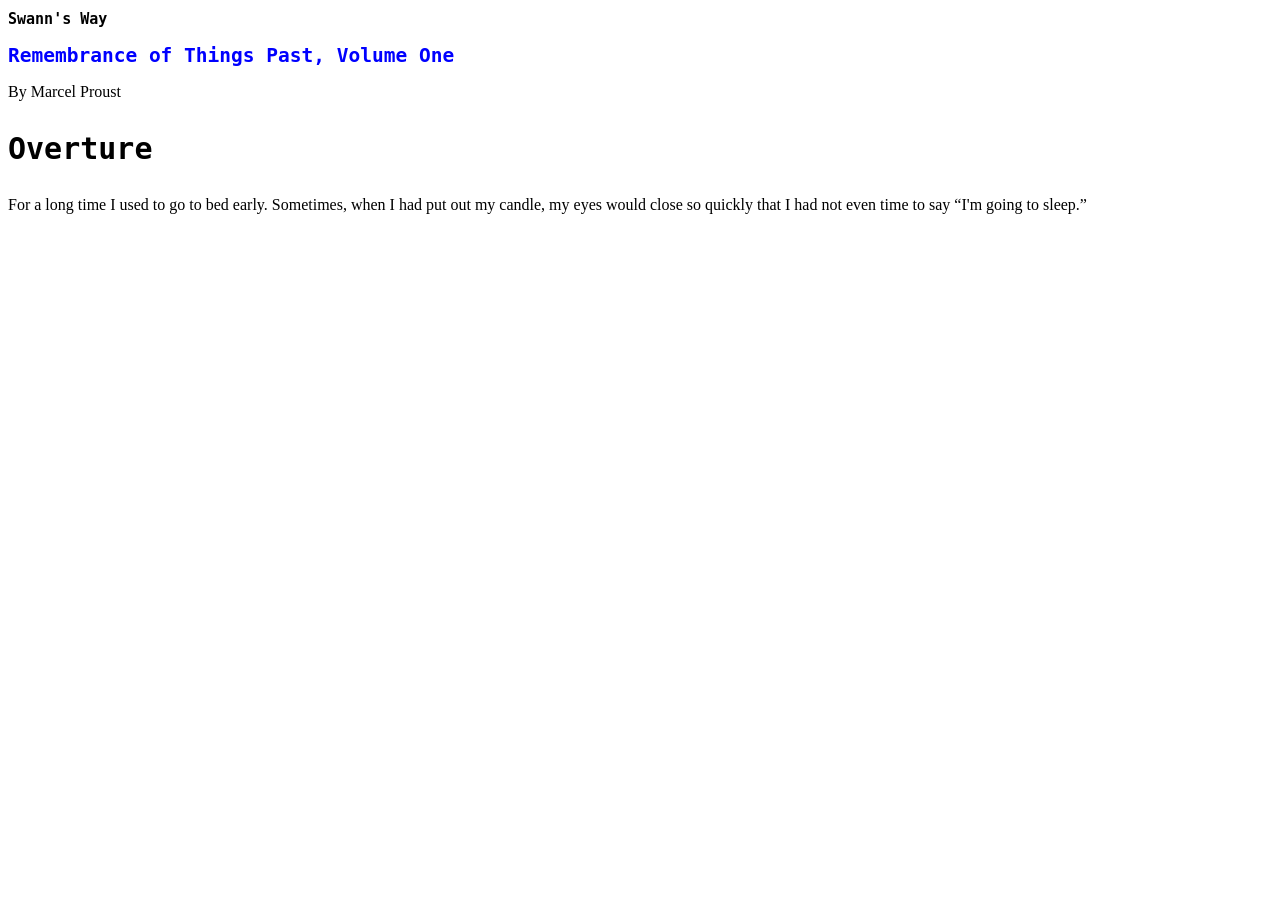
<file: index.html>
<!DOCTYPE html>
<html>
<head>
    <style>
       #swann-way {
        font-size: 15px;
        }
       .h { 
        font-family: monospace; 
        }
       h3.h{ 
        font-size:30px;
        }
       #subtitle {
         color: blue; 
        }
    </style>
</head>
<body>
    <h1 id="swann-way" class="h">Swann's Way</h1>
    <h2 id="subtitle" class="h">Remembrance of Things Past, Volume One</h2>
    <author>By Marcel Proust</author>
    <h3 class="h">Overture</h3>
    <p>For a long time I used to go to bed early. Sometimes, when I had put out my candle, my eyes would close so quickly that I had not even time to say <q>I'm going to sleep.</q></p>
   </body>
</html>
</file>
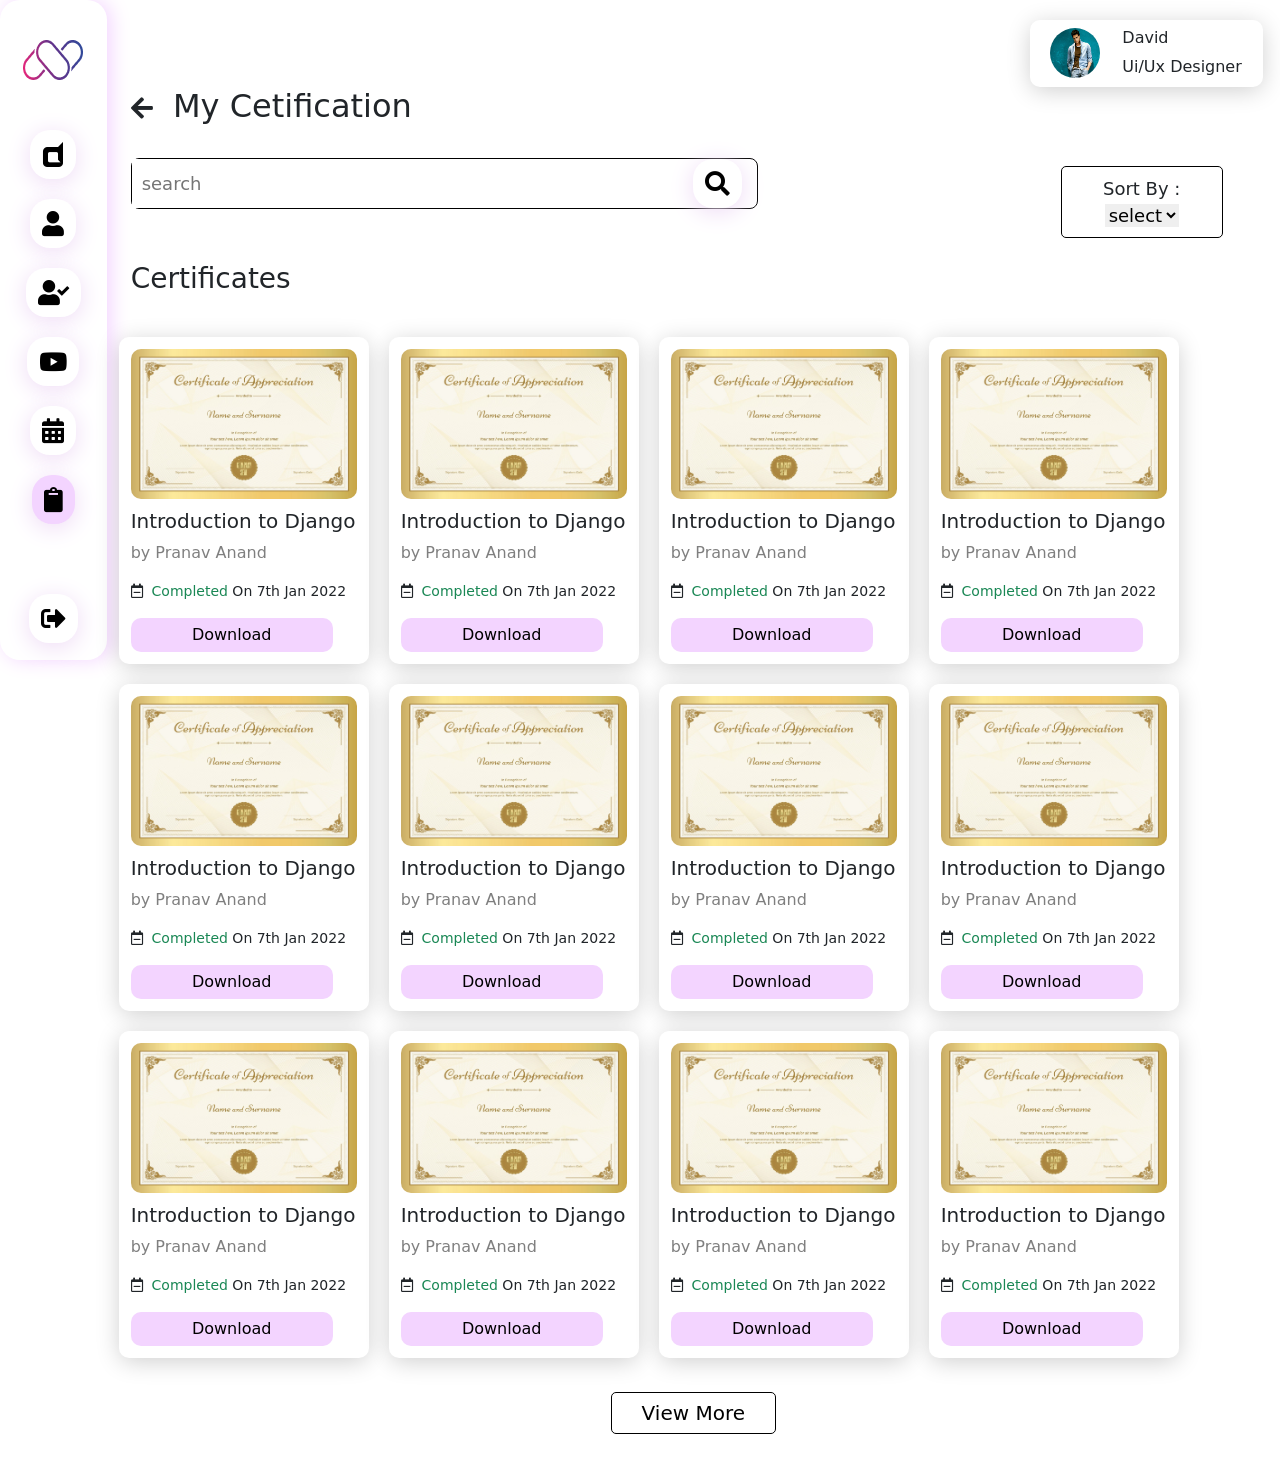
<file: BP100-F/certification.html>
<!DOCTYPE html>
<html>
<head>
	<title>Certificate</title>
	<meta charset="utf-8">
	<meta name="viewport" content="width=device-width, initial-scale=1.0">
	<link href="https://cdn.jsdelivr.net/npm/bootstrap@5.1.2/dist/css/bootstrap.min.css" rel="stylesheet">
	<script src="https://cdn.jsdelivr.net/npm/bootstrap@5.1.2/dist/js/bootstrap.bundle.min.js"></script>
	<link rel="stylesheet" type="text/css" href="css/all.css">
	<link rel="stylesheet" type="text/css" href="style.css">
</head>
<body>
<section class="container-fluid">
<!----------------------- Side bar section starts here -------------------->
            <div class="col-md-1 col-lg-1 col-sm-2 col-2 sidebar d-flex-col justify-content-between text-center">
                <img src="logo-1.png" style="padding-top: 40px">
                <div class="sidebar-icons text-left">
                    <span><a href="#"><i class="fab fa-dashcube"></i></a></span>
                    <span><a href="#"><i class="fas fa-user"></i></a></span>
                    <span><a href="#"><i class="fas fa-user-check"></i></a></span>
                    <span><a href="#"><i class="fab fa-youtube"></i></a></span>
                    <span><a href="#"><i class="fas fa-calendar-alt"></i></a></span>
                    <span><a href="#"><i class="fas fa-clipboard active"></i></a></span>
                    <span class="logout"><a href="#"><i class="fas fa-sign-out-alt"></i></a></span>
                </div>
            </div>
<!-------------------  Side bar section ends here ------------------------>
        <div class="row">
            <div class="col-md-1 col-lg-1 col-sm-2 col-2 empty">
              <!-------- For Empty space under sidebar ---------------> 
            </div>
            <div class="col-md-11 col-lg-11 col-sm-10 col-10">

<!-------------------  User profile section starts here -------------------->
            	<div class="container d-flex flex-row-reverse">
            		<div class="row p-2 profile">
            			<div class="col-4">
            			   <img src="person.jpg" class="profile-image">
            			</div>
            			<div class="col-8">
            			   <h6>David</h6>
            			   <h7>Ui/Ux Designer</h7>	
            			</div>
            		</div>
            	</div>
<!------------------- Search bar section starts here ----------------------->
                 <div class="container row">
                 	<h2><i class="fas fa-arrow-left" style="font-size: 25px;"></i>&nbsp My Cetification</h2>
                 </div><br>
                 <div class="container row d-flex justify-content-between">
                 	<div class="col-7">
                 		<form >
                 			<div class="input-group search">
                 				<input type="text" name="search" placeholder="search">
                 			   <span><i class="fas fa-search"></i></span>
                 			</div>
                 		</form>
                 	</div>
<!----------------- sort by section starts here ------------------------------>
                    <div class="col-2 text-center">
                        <div class="select-box">
                           <span>Sort By :</span>
                           <select class="select">
                               <option>select</option>
                           </select>   
                        </div>
                    </div>
                 </div><br>
<!------------------ Selected courses section starts here ------------------------>
                 <div class="container row">
                     <h3>Certificates</h3>
                 </div><br>
<!------------------- Certificates section starts here ---------------------------->
                 <div class="container row">
                     <div class="cerficate">
                        <img src="certificate.jpg" class="course-img">
                        <h5 style="padding-top: 10px">Introduction to Django</h5>
                        <div class="d-flex justify-content-between">
                           <p class="course-author">by Pranav Anand</p>
                        </div>  
                        <p style="font-size: 14px;"><i class="far fa-calendar-minus"></i><span class="text-success">&nbsp Completed</span> On 7th Jan 2022</p>
                        <div class="container row">
                            <button class="btn-download">Download</button>
                        </div>  
                    </div>

                    <div class="cerficate">
                        <img src="certificate.jpg" class="course-img">
                        <h5 style="padding-top: 10px">Introduction to Django</h5>
                        <div class="d-flex justify-content-between">
                           <p class="course-author">by Pranav Anand</p>
                        </div>  
                        <p style="font-size: 14px;"><i class="far fa-calendar-minus"></i><span class="text-success">&nbsp Completed</span> On 7th Jan 2022</p>
                        <div class="container row">
                            <button class="btn-download">Download</button>
                        </div>  
                    </div>

                    <div class="cerficate">
                        <img src="certificate.jpg" class="course-img">
                        <h5 style="padding-top: 10px">Introduction to Django</h5>
                        <div class="d-flex justify-content-between">
                           <p class="course-author">by Pranav Anand</p>
                        </div>  
                        <p style="font-size: 14px;"><i class="far fa-calendar-minus"></i><span class="text-success">&nbsp Completed</span> On 7th Jan 2022</p>
                        <div class="container row">
                            <button class="btn-download">Download</button>
                        </div>  
                    </div>

                    <div class="cerficate">
                        <img src="certificate.jpg" class="course-img">
                        <h5 style="padding-top: 10px">Introduction to Django</h5>
                        <div class="d-flex justify-content-between">
                           <p class="course-author">by Pranav Anand</p>
                        </div>  
                        <p style="font-size: 14px;"><i class="far fa-calendar-minus"></i><span class="text-success">&nbsp Completed</span> On 7th Jan 2022</p>
                        <div class="container row">
                            <button class="btn-download">Download</button>
                        </div>  
                    </div>

                    <div class="cerficate">
                        <img src="certificate.jpg" class="course-img">
                        <h5 style="padding-top: 10px">Introduction to Django</h5>
                        <div class="d-flex justify-content-between">
                           <p class="course-author">by Pranav Anand</p>
                        </div>  
                        <p style="font-size: 14px;"><i class="far fa-calendar-minus"></i><span class="text-success">&nbsp Completed</span> On 7th Jan 2022</p>
                        <div class="container row">
                            <button class="btn-download">Download</button>
                        </div>  
                    </div>

                    <div class="cerficate">
                        <img src="certificate.jpg" class="course-img">
                        <h5 style="padding-top: 10px">Introduction to Django</h5>
                        <div class="d-flex justify-content-between">
                           <p class="course-author">by Pranav Anand</p>
                        </div>  
                        <p style="font-size: 14px;"><i class="far fa-calendar-minus"></i><span class="text-success">&nbsp Completed</span> On 7th Jan 2022</p>
                        <div class="container row">
                            <button class="btn-download">Download</button>
                        </div>  
                    </div>

                    <div class="cerficate">
                        <img src="certificate.jpg" class="course-img">
                        <h5 style="padding-top: 10px">Introduction to Django</h5>
                        <div class="d-flex justify-content-between">
                           <p class="course-author">by Pranav Anand</p>
                        </div>  
                        <p style="font-size: 14px;"><i class="far fa-calendar-minus"></i><span class="text-success">&nbsp Completed</span> On 7th Jan 2022</p>
                        <div class="container row">
                            <button class="btn-download">Download</button>
                        </div>  
                    </div>

                    <div class="cerficate">
                        <img src="certificate.jpg" class="course-img">
                        <h5 style="padding-top: 10px">Introduction to Django</h5>
                        <div class="d-flex justify-content-between">
                           <p class="course-author">by Pranav Anand</p>
                        </div>  
                        <p style="font-size: 14px;"><i class="far fa-calendar-minus"></i><span class="text-success">&nbsp Completed</span> On 7th Jan 2022</p>
                        <div class="container row">
                            <button class="btn-download">Download</button>
                        </div>  
                    </div>

                    <div class="cerficate">
                        <img src="certificate.jpg" class="course-img">
                        <h5 style="padding-top: 10px">Introduction to Django</h5>
                        <div class="d-flex justify-content-between">
                           <p class="course-author">by Pranav Anand</p>
                        </div>  
                        <p style="font-size: 14px;"><i class="far fa-calendar-minus"></i><span class="text-success">&nbsp Completed</span> On 7th Jan 2022</p>
                        <div class="container row">
                            <button class="btn-download">Download</button>
                        </div>  
                    </div>

                    <div class="cerficate">
                        <img src="certificate.jpg" class="course-img">
                        <h5 style="padding-top: 10px">Introduction to Django</h5>
                        <div class="d-flex justify-content-between">
                           <p class="course-author">by Pranav Anand</p>
                        </div>  
                        <p style="font-size: 14px;"><i class="far fa-calendar-minus"></i><span class="text-success">&nbsp Completed</span> On 7th Jan 2022</p>
                        <div class="container row">
                            <button class="btn-download">Download</button>
                        </div>  
                    </div>

                    <div class="cerficate">
                        <img src="certificate.jpg" class="course-img">
                        <h5 style="padding-top: 10px">Introduction to Django</h5>
                        <div class="d-flex justify-content-between">
                           <p class="course-author">by Pranav Anand</p>
                        </div>  
                        <p style="font-size: 14px;"><i class="far fa-calendar-minus"></i><span class="text-success">&nbsp Completed</span> On 7th Jan 2022</p>
                        <div class="container row">
                            <button class="btn-download">Download</button>
                        </div>  
                    </div>

                    <div class="cerficate">
                        <img src="certificate.jpg" class="course-img">
                        <h5 style="padding-top: 10px">Introduction to Django</h5>
                        <div class="d-flex justify-content-between">
                           <p class="course-author">by Pranav Anand</p>
                        </div>  
                        <p style="font-size: 14px;"><i class="far fa-calendar-minus"></i><span class="text-success">&nbsp Completed</span> On 7th Jan 2022</p>
                        <div class="container row">
                            <button class="btn-download">Download</button>
                        </div>  
                    </div>
                 </div><br>
<!------------------- selected courses section starts here ------------------------------>
                <div class="container text-center">
                    <button class="btn-viewmore">View More</button>
                </div><br>
            </div>
		</div>
	</section>
</section>
</body>
</html>
</file>
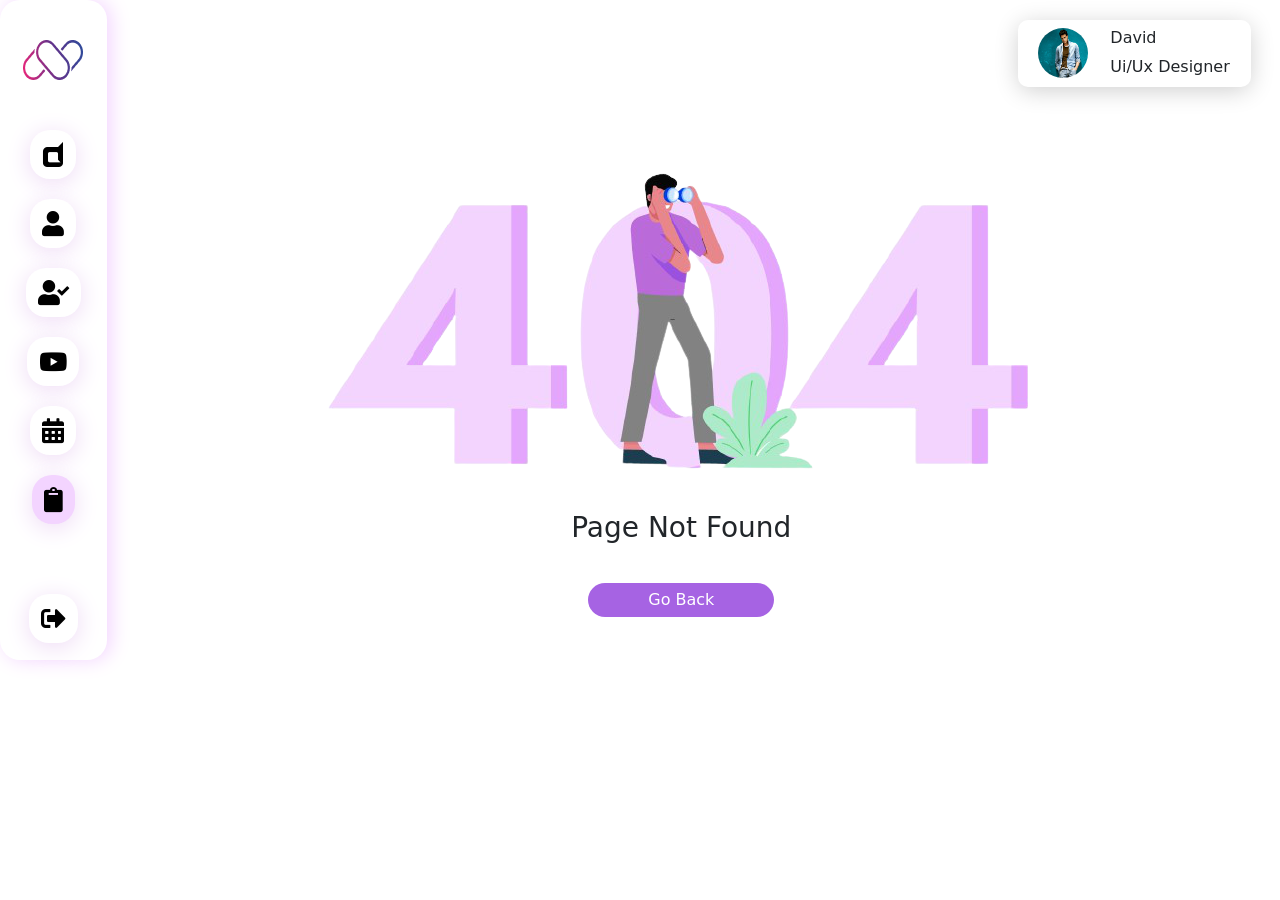
<file: BP100-F/page-not-found.html>
<!DOCTYPE html>
<html>
<head>
    <title>page not found</title>
    <meta charset="utf-8">
    <meta name="viewport" content="width=device-width, initial-scale=1.0">
    <link href="https://cdn.jsdelivr.net/npm/bootstrap@5.1.2/dist/css/bootstrap.min.css" rel="stylesheet">
    <script src="https://cdn.jsdelivr.net/npm/bootstrap@5.1.2/dist/js/bootstrap.bundle.min.js"></script>
    <link rel="stylesheet" type="text/css" href="css/all.css">
    <link rel="stylesheet" type="text/css" href="style.css">
</head>
<body>
<section class="outer-container">
    <section class="inner-container">
        <div class="row">
<!----------------------- Side bar section starts here -------------------->
            <div class="col-md-1 col-lg-1 col-sm-2 col-2 sidebar d-flex-col justify-content-between text-center">
                <img src="logo-1.png" style="padding-top: 40px">
                <div class="sidebar-icons text-left">
                    <span><a href="#"><i class="fab fa-dashcube"></i></a></span>
                    <span><a href="#"><i class="fas fa-user"></i></a></span>
                    <span><a href="#"><i class="fas fa-user-check"></i></a></span>
                    <span><a href="#"><i class="fab fa-youtube"></i></a></span>
                    <span><a href="#"><i class="fas fa-calendar-alt"></i></a></span>
                    <span><a href="#"><i class="fas fa-clipboard active"></i></a></span>
                    <span class="logout"><a href="#"><i class="fas fa-sign-out-alt"></i></a></span>
                </div>
            </div>
<!-------------------  Side bar section ends here ------------------------>
        <div class="row">
            <div class="col-md-1 col-lg-1 col-sm-2 col-2 empty">
              <!-------- For Empty space under sidebar ---------------> 
            </div>
            <div class="col-md-11 col-lg-11 col-sm-10 col-10">
<!-------------------  User profile section starts here -------------------->
                <div class="container d-flex flex-row-reverse">
                    <div class="row p-2 profile">
                        <div class="col-4">
                           <img src="person.jpg" class="profile-image">
                        </div>
                        <div class="col-8">
                           <h6>David</h6>
                           <h7>Ui/Ux Designer</h7>  
                        </div>
                    </div>
                </div>
<!-----------------------Page  not found section starts here ------------------->
                <div class="container text-center">
                    <img src="404.png" style="padding-top: 50px;">
                    <br><br>
                    <h3>Page Not Found</h3>
                    <button class="btn-goback">Go Back</button>
                </div>
            </div>
        </div>
    </section>
</section>
</body>
</html>
</file>
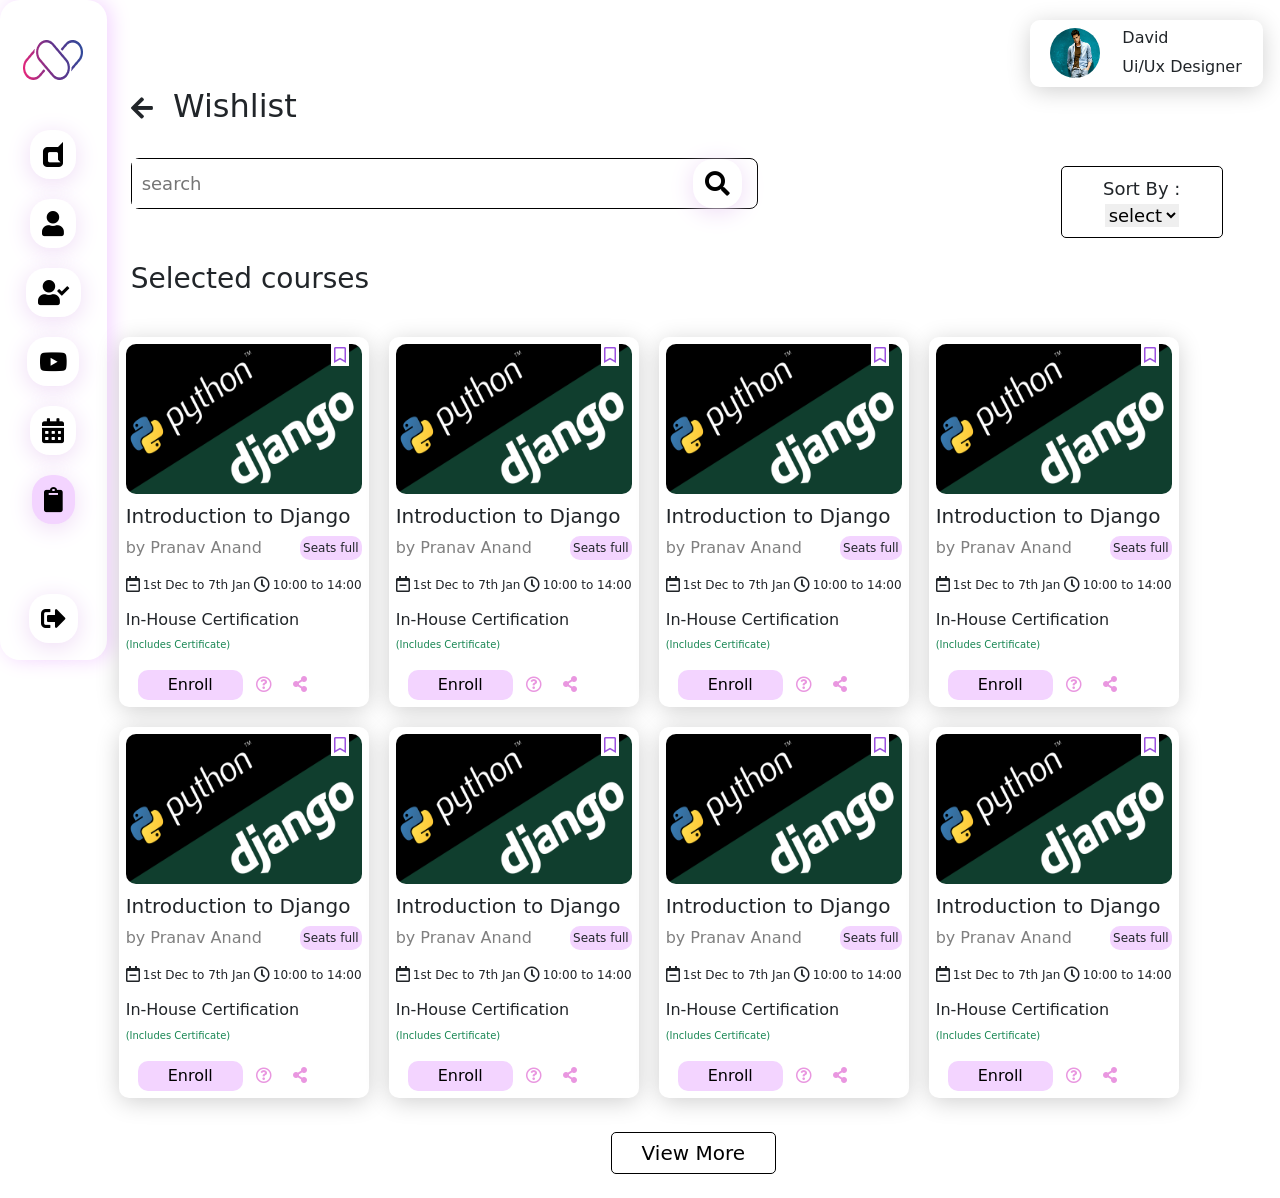
<file: BP100-F/wishlist.html>
<!DOCTYPE html>
<html>
<head>
	<title>wishlist</title>
	<meta charset="utf-8">
	<meta name="viewport" content="width=device-width, initial-scale=1.0">
	<link href="https://cdn.jsdelivr.net/npm/bootstrap@5.1.2/dist/css/bootstrap.min.css" rel="stylesheet">
	<script src="https://cdn.jsdelivr.net/npm/bootstrap@5.1.2/dist/js/bootstrap.bundle.min.js"></script>
	<link rel="stylesheet" type="text/css" href="css/all.css">
	<link rel="stylesheet" type="text/css" href="style.css">
</head>
<body>
<section class="container-fluid">
<!----------------------- Side bar section starts here -------------------->
            <div class="col-md-1 col-lg-1 col-sm-2 col-2 sidebar d-flex-col justify-content-between text-center">
                <img src="logo-1.png" style="padding-top: 40px">
                <div class="sidebar-icons text-left">
                    <span><a href="#"><i class="fab fa-dashcube"></i></a></span>
                    <span><a href="#"><i class="fas fa-user"></i></a></span>
                    <span><a href="#"><i class="fas fa-user-check"></i></a></span>
                    <span><a href="#"><i class="fab fa-youtube"></i></a></span>
                    <span><a href="#"><i class="fas fa-calendar-alt"></i></a></span>
                    <span><a href="#"><i class="fas fa-clipboard active"></i></a></span>
                    <span class="logout"><a href="#"><i class="fas fa-sign-out-alt"></i></a></span>
                </div>
            </div>
<!-------------------  Side bar section ends here ------------------------>
        <div class="row">
            <div class="col-md-1 col-lg-1 col-sm-2 col-2 empty">
              <!-------- For Empty space under sidebar ---------------> 
            </div>
            <div class="col-md-11 col-lg-11 col-sm-10 col-10">
<!-------------------  User profile section starts here -------------------->
            	<div class="container d-flex flex-row-reverse">
            		<div class="row p-2 profile">
            			<div class="col-4">
            			   <img src="person.jpg" class="profile-image">
            			</div>
            			<div class="col-8">
            			   <h6>David</h6>
            			   <h7>Ui/Ux Designer</h7>	
            			</div>
            		</div>
            	</div>
<!------------------- Search bar section starts here ----------------------->
                 <div class="container row">
                 	<h2><i class="fas fa-arrow-left" style="font-size: 25px;"></i>&nbsp Wishlist</h2>
                 </div><br>
                 <div class="container row d-flex justify-content-between">
                 	<div class="col-7">
                 		<form >
                 			<div class="input-group search">
                 				<input type="text" name="search" placeholder="search">
                 			   <span><i class="fas fa-search"></i></span>
                 			</div>
                 		</form>
                 	</div>
<!----------------- sort by section starts here ------------------------------>
                    <div class="col-2 text-center">
                    	<div class="select-box">
                           <span>Sort By :</span>
                           <select class="select">
                               <option>select</option>
                           </select>   
                        </div>
                    </div>
                 </div><br>
<!------------------ Selected courses section starts here ------------------------>
                 <div class="container row">
                     <h3>Selected courses</h3>
                 </div><br>
                 <div class="container row">
                     <div class="course">
                        <img src="django.png" class="course-img">
                        <i class="far fa-bookmark bookmark"></i>
                        <h5 style="padding-top: 10px">Introduction to Django</h5>
                        <div class="d-flex justify-content-between">
                           <p class="course-author">by Pranav Anand</p>
                           <p class="course-seats">Seats full</p> 
                        </div>
                        <div class="d-flex justify-content-between">
                           <i class="far fa-calendar-minus"></i><p class="course-time">1st Dec to 7th Jan</p>
                           <i class="far fa-clock"></i><p class="course-duration">10:00 to 14:00</p> 
                        </div>  
                        <h6>In-House Certification</h6>
                        <p class="text-success" style="font-size: 10px;">(Includes Certificate)</p>
                        <div class="container">
                            <button class="course-btn">Enroll</button>
                            <i class="far fa-question-circle p-2" style="color: #E997E0"></i>
                            <i class="fas fa-share-alt p-2" style="color: #E997E0"></i>
                        </div>  
                    </div>

                    <div class="course">
                        <img src="django.png" class="course-img">
                        <i class="far fa-bookmark bookmark"></i>
                        <h5 style="padding-top: 10px">Introduction to Django</h5>
                        <div class="d-flex justify-content-between">
                           <p class="course-author">by Pranav Anand</p>
                           <p class="course-seats">Seats full</p> 
                        </div>
                        <div class="d-flex justify-content-between">
                           <i class="far fa-calendar-minus"></i><p class="course-time">1st Dec to 7th Jan</p>
                           <i class="far fa-clock"></i><p class="course-duration">10:00 to 14:00</p> 
                        </div>  
                        <h6>In-House Certification</h6>
                        <p class="text-success" style="font-size: 10px;">(Includes Certificate)</p>
                        <div class="container">
                            <button class="course-btn">Enroll</button>
                            <i class="far fa-question-circle p-2" style="color: #E997E0"></i>
                            <i class="fas fa-share-alt p-2" style="color: #E997E0"></i>
                        </div>  
                    </div>

                    <div class="course">
                        <img src="django.png" class="course-img">
                        <i class="far fa-bookmark bookmark"></i>
                        <h5 style="padding-top: 10px">Introduction to Django</h5>
                        <div class="d-flex justify-content-between">
                           <p class="course-author">by Pranav Anand</p>
                           <p class="course-seats">Seats full</p> 
                        </div>
                        <div class="d-flex justify-content-between">
                           <i class="far fa-calendar-minus"></i><p class="course-time">1st Dec to 7th Jan</p>
                           <i class="far fa-clock"></i><p class="course-duration">10:00 to 14:00</p> 
                        </div>  
                        <h6>In-House Certification</h6>
                        <p class="text-success" style="font-size: 10px;">(Includes Certificate)</p>
                        <div class="container">
                            <button class="course-btn">Enroll</button>
                            <i class="far fa-question-circle p-2" style="color: #E997E0"></i>
                            <i class="fas fa-share-alt p-2" style="color: #E997E0"></i>
                        </div>  
                    </div>

                    <div class="course">
                        <img src="django.png" class="course-img">
                        <i class="far fa-bookmark bookmark"></i>
                        <h5 style="padding-top: 10px">Introduction to Django</h5>
                        <div class="d-flex justify-content-between">
                           <p class="course-author">by Pranav Anand</p>
                           <p class="course-seats">Seats full</p> 
                        </div>
                        <div class="d-flex justify-content-between">
                           <i class="far fa-calendar-minus"></i><p class="course-time">1st Dec to 7th Jan</p>
                           <i class="far fa-clock"></i><p class="course-duration">10:00 to 14:00</p> 
                        </div>  
                        <h6>In-House Certification</h6>
                        <p class="text-success" style="font-size: 10px;">(Includes Certificate)</p>
                        <div class="container">
                            <button class="course-btn">Enroll</button>
                            <i class="far fa-question-circle p-2" style="color: #E997E0"></i>
                            <i class="fas fa-share-alt p-2" style="color: #E997E0"></i>
                        </div>  
                    </div>

                    <div class="course">
                        <img src="django.png" class="course-img">
                        <i class="far fa-bookmark bookmark"></i>
                        <h5 style="padding-top: 10px">Introduction to Django</h5>
                        <div class="d-flex justify-content-between">
                           <p class="course-author">by Pranav Anand</p>
                           <p class="course-seats">Seats full</p> 
                        </div>
                        <div class="d-flex justify-content-between">
                           <i class="far fa-calendar-minus"></i><p class="course-time">1st Dec to 7th Jan</p>
                           <i class="far fa-clock"></i><p class="course-duration">10:00 to 14:00</p> 
                        </div>  
                        <h6>In-House Certification</h6>
                        <p class="text-success" style="font-size: 10px;">(Includes Certificate)</p>
                        <div class="container">
                            <button class="course-btn">Enroll</button>
                            <i class="far fa-question-circle p-2" style="color: #E997E0"></i>
                            <i class="fas fa-share-alt p-2" style="color: #E997E0"></i>
                        </div>  
                    </div>

                    <div class="course">
                        <img src="django.png" class="course-img">
                        <i class="far fa-bookmark bookmark"></i>
                        <h5 style="padding-top: 10px">Introduction to Django</h5>
                        <div class="d-flex justify-content-between">
                           <p class="course-author">by Pranav Anand</p>
                           <p class="course-seats">Seats full</p> 
                        </div>
                        <div class="d-flex justify-content-between">
                           <i class="far fa-calendar-minus"></i><p class="course-time">1st Dec to 7th Jan</p>
                           <i class="far fa-clock"></i><p class="course-duration">10:00 to 14:00</p> 
                        </div>  
                        <h6>In-House Certification</h6>
                        <p class="text-success" style="font-size: 10px;">(Includes Certificate)</p>
                        <div class="container">
                            <button class="course-btn">Enroll</button>
                            <i class="far fa-question-circle p-2" style="color: #E997E0"></i>
                            <i class="fas fa-share-alt p-2" style="color: #E997E0"></i>
                        </div>  
                    </div>

                    <div class="course">
                        <img src="django.png" class="course-img">
                        <i class="far fa-bookmark bookmark"></i>
                        <h5 style="padding-top: 10px">Introduction to Django</h5>
                        <div class="d-flex justify-content-between">
                           <p class="course-author">by Pranav Anand</p>
                           <p class="course-seats">Seats full</p> 
                        </div>
                        <div class="d-flex justify-content-between">
                           <i class="far fa-calendar-minus"></i><p class="course-time">1st Dec to 7th Jan</p>
                           <i class="far fa-clock"></i><p class="course-duration">10:00 to 14:00</p> 
                        </div>  
                        <h6>In-House Certification</h6>
                        <p class="text-success" style="font-size: 10px;">(Includes Certificate)</p>
                        <div class="container">
                            <button class="course-btn">Enroll</button>
                            <i class="far fa-question-circle p-2" style="color: #E997E0"></i>
                            <i class="fas fa-share-alt p-2" style="color: #E997E0"></i>
                        </div>  
                    </div>

                    <div class="course">
                        <img src="django.png" class="course-img">
                        <i class="far fa-bookmark bookmark"></i>
                        <h5 style="padding-top: 10px">Introduction to Django</h5>
                        <div class="d-flex justify-content-between">
                           <p class="course-author">by Pranav Anand</p>
                           <p class="course-seats">Seats full</p> 
                        </div>
                        <div class="d-flex justify-content-between">
                           <i class="far fa-calendar-minus"></i><p class="course-time">1st Dec to 7th Jan</p>
                           <i class="far fa-clock"></i><p class="course-duration">10:00 to 14:00</p> 
                        </div>  
                        <h6>In-House Certification</h6>
                        <p class="text-success" style="font-size: 10px;">(Includes Certificate)</p>
                        <div class="container">
                            <button class="course-btn">Enroll</button>
                            <i class="far fa-question-circle p-2" style="color: #E997E0"></i>
                            <i class="fas fa-share-alt p-2" style="color: #E997E0"></i>
                        </div>  
                    </div>
                 </div><br>
<!------------------- selected courses section starts here ------------------------------>
                <div class="container text-center">
                    <button class="btn-viewmore">View More</button>
                </div><br>
            </div>
		</div>
	</section>
</section>
</body>
</html>
</file>
<file: BP100-F/style.css>
*{
	padding: 0;
	margin: 0;
}
.empty{
	height: 10px;
	background-color: white;
}
.sidebar{
	height: 660px;
	box-shadow: 4px 0px 20px #F3D4FF;
    border-radius: 20px;
    position: fixed;
    left: 0;
}
.sidebar-icons{
	padding-top: 30px;
}
.sidebar-icons span{
	display: block;
    margin-top: 20px;
}
.sidebar-icons span a{
	text-decoration: none;
}
.sidebar-icons .fab,.sidebar-icons .fas,.search .fas{
	font-size: 25px;
	color: black;
	background-color: #ffffff;
	box-shadow: 0px 4px 24px #EEDAF5;
    border-radius: 20px;
    padding: 12px;
}
.fas, .far ,.fab{
	cursor: pointer;
}
.sidebar-icons .fab:hover,.sidebar-icons .fas:hover{
	background-color: #F3D4FF;
}
.sidebar-icons .active{
	background-color: #F3D4FF;
}
.logout{
	padding-top: 50px;
}
.profile-image{
	width: 50px;
	height: 50px;
	border-radius: 50%;
}
.profile{
	margin-top: 20px;
	box-shadow: 0px 4px 24px -1px rgba(0, 0, 0, 0.2);
    border-radius: 10px;
    cursor: pointer;
}
.search{
	border:1px solid black;
	border-radius: 8px;
}
.search input{
	width: 90%;
	border: none;
	outline: none;
	padding-left: 10px;
	font-size: 18px;
}
.btn-custome{
	font-size: 20px;
	background-color: #E997E0;
	border-radius: 10px;
	margin-top: 5px;
}
.courses,.enrolled-courses,.attended-courses{
	position: relative;
	overflow: hidden;
	white-space: nowrap;
}
.courses::-webkit-scrollbar,.enrolled-courses::-webkit-scrollbar,.attended-courses::-webkit-scrollbar{
	width: 0px;
}
.course,.cerficate{
	width: 250px;
	background: white;
    box-shadow: 0px 4px 24px -1px rgba(0, 0, 0, 0.2);
    border-radius: 10px;
    padding: 7px;
    position: relative;
    margin: 10px 20px 10px 0px;
    box-sizing: border-box;
    display: inline-block;
    cursor: pointer;
}
.author,.about-course{
	top: 0;
	left: 0;
	width: 100%;
	height: 100%;
	background: white;
	position: absolute;
	border-radius: 10px;
	display: none;
	transition: 1s;
}
.about-course{
	padding:20px 10px;
	height: auto;
}
.cerficate{
	padding: 12px;
}
.course-img{
	width: 100%;
	height: 150px;
	border-radius: 10px;
}
.bookmark{
	top: 7px;
	right: 20px;
	color: #9B51E0;
	position: absolute;
	background-color: white;
	padding: 3px;
}
.bookmark-filled{
	display: none;
	transition: 1s;
}
.course-author{
	color: rgba(0, 0, 0, 0.5);
}
.course-author:hover+.author{
	display: block;
}
.course-seats{
	background-color: #F3D4FF;
	border-radius: 10px;
	padding: 3px;
	font-size: 12px;
}
.course-time,.course-duration{
	font-size: 12px;
}
.course-btn{
	border:none;
	outline: none;
	padding: 3px 30px;
	background-color: #F3D4FF;
	border-radius: 10px;
}
.course-user-image{
	width: 180px;
	height: 180px; 
	border-radius: 50%;
	margin-top: 10px;
	margin-bottom: 10px; 
}
.course-toggler{
	top: 50%;
	transform: translateY(-50%);
	position: absolute;
}
.course-toggler .fas{
	font-size: 40px;
	background-color: white;
	box-shadow: 0px 4px 4px rgba(0, 0, 0, 0.25);
	padding: 5px 12px;
	border-radius: 50%;
}
.course-days-left{
	background: rgba(242, 201, 76, 0.5);
	border-radius: 10px;
	padding: 3px;
	font-size: 12px;
}
.course-withdraw-btn{
	border:none;
	outline: none;
	padding: 3px 30px;
	background: rgba(235, 87, 87, 0.5);
	border-radius: 10px;
}
.course-complete{
	background: rgba(39, 174, 96, 0.5);
	border-radius: 10px;
	padding: 3px;
	font-size: 12px;
}
.course-incomplete{
	background: rgba(242, 153, 74, 0.5);
	border-radius: 10px;
	padding: 3px;
	font-size: 12px;
}
.course-certificate-btn{
	border:none;
	outline: none;
	padding: 3px 40px;
	background: rgba(39, 174, 96, 0.5);
	border-radius: 10px; 
}
.popup-delete,.popup-seats{
	width: 500px;
	height: 240px;
	box-shadow: 28px 0px 220px rgba(0, 0, 0, 0.1), -77px 103px 160px -1px rgba(0, 0, 0, 0.1);
	background-color: white;
	top: 50%;
	left: 50%;
	transform: translate(-50%,-50%);
	position: absolute;
	padding: 10px;
	border-radius: 20px;
	display: none;
}
.popup-seats{
	width: 460px;
	height: 380px;
}
.inner-seats{
	padding: 10px 100px;
}
.inner-seats .col-2{
	padding-bottom: 20px;
}
.inner-seats .seat-reserved,.inner-seats .seat-available{
	padding: 5px 8px;
    font-size: 15px;
    border-radius: 10px;
    cursor: pointer;
}
.seat-available{
	background-color: #F3D4FF;
}
.seat-reserved{
	background-color: #E0E0E0;
}
.seat-avail{
	color: #F3D4FF;
}
.seat-reserv{
	color: #E0E0E0;
}
.seat-select{
	color: rgba(187, 107, 217, 0.75);
}
.close-icon{
	margin-top: 20px;
}
.delete-icon{
	font-size: 50px;
	margin-bottom: 20px;
	color: #EB5757;
}
.withdraw-btn{
	background: #EB5757;
    border-radius: 10px;
    padding: 6px 30px;
    border:none;
    outline: none;
    color: white;
}
.cancle-btn{
    border-radius: 10px;
    padding: 6px 30px;
    background-color: white;
}
.select-box{
	margin-top: 8px;
	border: 1px solid black;
	border-radius: 5px;
	font-size: 18px;
	padding: 8px;
}
.select{
	border: none;
	outline: none;
}
.btn-viewmore{
	border: 1px solid black;
	padding: 5px 30px;
	font-size: 20px;
	background-color: white;
	border-radius: 5px;
}
.btn-goback{
	margin-top: 30px;
	padding: 5px 60px;
	border: none;
	outline: none;
	background-color: #A663E3;
	color: white;
	border-radius: 20px;
}
.btn-download{
	border: none;
	outline: none;
	padding: 5px 20px;
	background-color: #F3D4FF;
	border-radius: 10px;
}
.empty-image{
	width: 500px;
	height: 380px;
	margin-left: 350px;
}
.btn-post{
	color: white;
	background-color: #A663E3;
	font-size: 20px;
	padding: 5px 40px;
	border-radius: 20px;
	margin-bottom: 50px;
}
.rating{
	margin: 10px 10px 0 0;
}
.rating .fas{
	font-size:35px;
}
.fa-frown{
	color: red;
}
.fa-meh{
	color: blue;
}
.fa-smile{
	color: green;
}
.rate{
	margin-top: 10px;
	font-size: 14px;
	background: rgba(242, 153, 74, 0.5);
	padding: 0 5px;
	border-radius: 10px;
}
.pending{
	background: rgba(242, 201, 76, 0.5);
	border-radius: 10px;
	padding: 0px 10px;
	font-size: 14px;
}
.popup-manage{
	width: 500px;
	height: 280px;
	background: #FFFFFF;
    box-shadow: 28px 0px 220px rgba(0, 0, 0, 0.1), -77px 103px 160px -1px rgba(0, 0, 0, 0.1);
    border-radius: 20px;
    padding:30px;
    top: 50%;
    left: 50%;
    transform: translate(-50%,-50%);
    position: absolute;
    display: none;
}
.btn-cancel-training,.btn-reschedule{
	padding: 5px 15px;
	margin-top: 20px;
	border-radius: 20px;
	background: #EB5757;
	color: white;
    border:none;
    outline: none;
}
.btn-reschedule{
	background-color: #2D9CDB;
}
.btn-post-training{
	background-color: #F3D4FF;
	padding: 5px 40px;
	margin-left: 10px;
	margin-top: 10px;
	border-radius: 10px;
}
.btn-cancel{
	padding: 5px 40px;
	border:1px solid black;
	margin-top: 10px;
	border-radius: 10px;
}
@media (max-width: 576px){
	.sidebar-icons .fab,.fas{
		font-size: 20px;
		padding: 12px;
	}
	.profile-image{
		width: 30px;
		height: 30px;
	}
}
</file>
